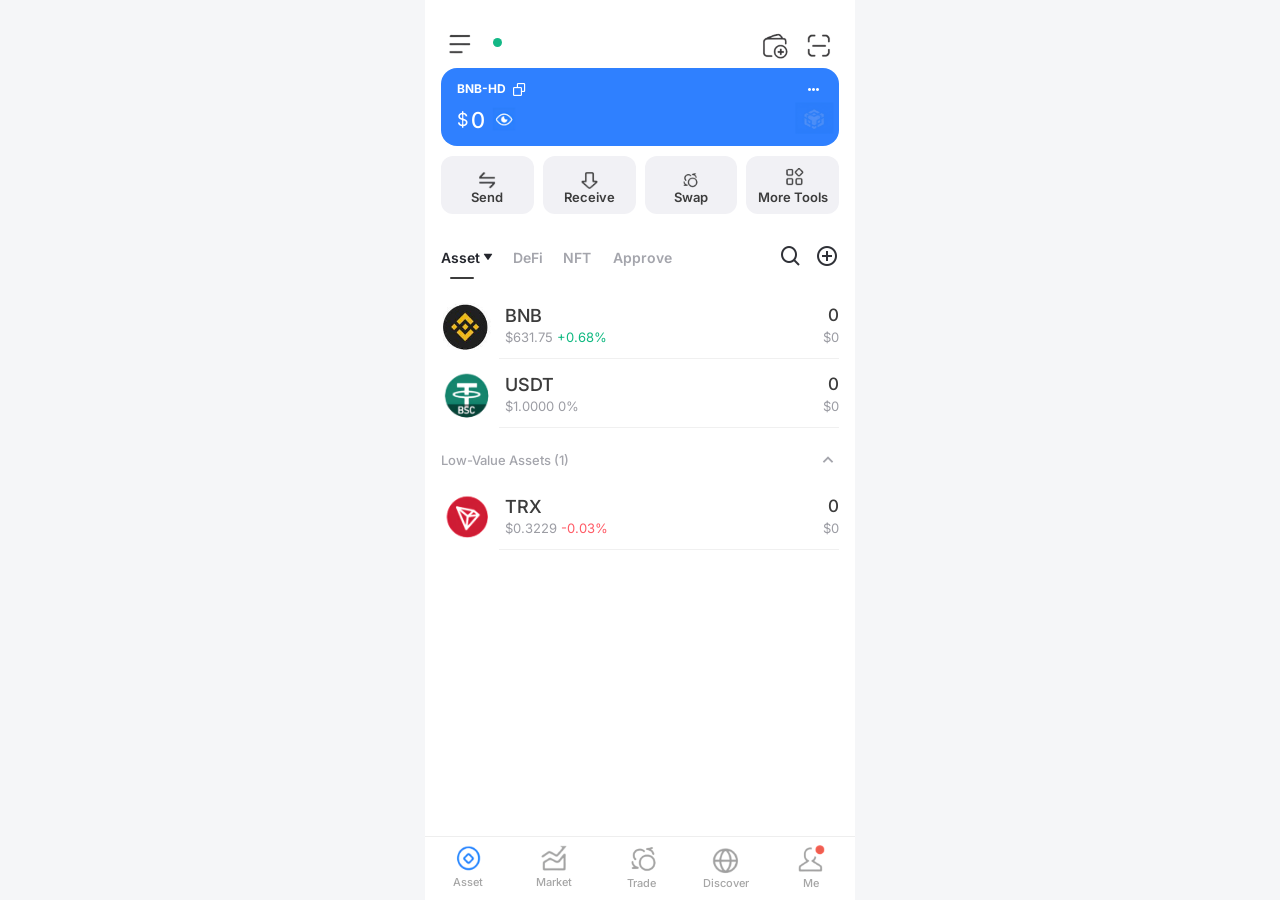
<file: index.html>
<!doctype html>
<html lang="vi">
    <head>
        <meta charset="UTF-8" />
        <meta name="viewport" content="width=device-width, initial-scale=1.0, maximum-scale=1.0, user-scalable=no" />
        <title>Crypto Wallet UI</title>

        <link rel="stylesheet" href="TokenPocket1.css" />
        <link
            href="https://fonts.googleapis.com/css2?family=Inter:wght@400;500;600;700;800&display=swap"
            rel="stylesheet"
        />
        <link href="https://unpkg.com/boxicons@2.1.4/css/boxicons.min.css" rel="stylesheet" />
    </head>

    <body>
        <main class="app-container">
            <header class="top-header">
                <div class="header-left">
                    <button class="plain-btn header-img-btn">
                        <img class="header-icon icon-menu-line" src="img/images/gach1.png" alt="menu" />
                    </button>

                    <span class="status-dot"></span>
                </div>

                <div class="header-right">
                    <img class="header-icon icon-wallet-menu" src="img/images/menu1.png" alt="wallet menu" />
                </div>
            </header>

            <section class="balance-card">
                    <img src="img/images/iconmo.png" class="bg-icon">
                <div class="balance-top">
                    <div class="wallet-name">
                        BNB-HD
                        <i class="bx bx-copy"></i>
                    </div>

                    <i class="bx bx-dots-horizontal-rounded dots-icon"></i>
                </div>

                <div class="balance-main">
                    <span>$</span>
                    <strong>0</strong>
                    <div class="img-eye">
                            <img src="img/images/eye.png" class="icon-eye">
                    </div>
                      
                    
                </div>
            </section>

            <section class="actions-grid">
                <button class="action-item">
                    <img class="action-icon icon-send" src="img/images/Chuyen1.png" alt="Send" />
                    <span>Send</span>
                </button>

                <button class="action-item">
                    <img class="action-icon icon-receive" src="img/images/Nhan1.png" alt="Receive" />
                    <span>Receive</span>
                </button>

                <button class="action-item">
                    <img class="action-icon icon-swap" src="img/images/swap.png" alt="Swap" />
                    <span>Swap</span>
                </button>

                <button class="action-item">
                    <img class="action-icon icon-tools" src="img/images/More Tools.png" alt="More Tools" />
                    <span>More Tools</span>
                </button>
            </section>

            <section class="tabs-section">
                <div class="tabs-left">
                    <button class="tab active">
                        Asset
                        <i class="bx bxs-down-arrow"></i>
                    </button>
                   
                    <button class="tab">DeFi</button>
                    <button class="tab">NFT</button>
                    <div class="text-approve">
                     <button class="tab">Approve</button>
                    </div>
                  
                </div>

                <div class="tabs-right">
                    <button class="plain-btn">
                        <i class="bx bx-search"></i>
                    </button>

                    <button class="plain-btn">
                        <i class="bx bx-plus-circle"></i>
                    </button>
                </div>
            </section>

            <section class="content">
                <div class="token-list">
                    <div class="token-item">
                        <div class="token-icon-wrap">
                            <img class="token-icon token-bnb" src="img/images/BNB.jpg" alt="BNB" />
                        </div>

                        <div class="token-info">
                            <div class="token-row">
                                <h3>BNB</h3>
                                <strong>0</strong>
                            </div>

                            <div class="token-row">
                                <p>$631.75 <span class="green">+0.68%</span></p>
                                <p>$0</p>
                            </div>
                        </div>
                    </div>

                    <a href="usdt.html" class="token-item">
                        <div class="token-icon-wrap">
                            <img class="token-icon token-usdt" src="img/images/BSC.png" alt="USDT" />
                        </div>

                        <div class="token-info">
                            <div class="token-row">
                                <h3>USDT</h3>
                                <strong>0</strong>
                            </div>

                            <div class="token-row">
                                <p>$1.0000 <span>0%</span></p>
                                <p>$0</p>
                            </div>
                        </div>
                    </a>
                </div>

                <div class="low-value">
                    <div class="low-value-title">
                        <span>Low-Value Assets (1)</span>
                        <i class="bx bx-chevron-up"></i>
                    </div>

                    <a href="usdt.html" class="token-item">
                        <div class="token-icon-wrap">
                            <img class="token-icon token-trx" src="img/images/TRX.png" alt="TRX" />
                        </div>

                        <div class="token-info">
                            <div class="token-row">
                                <h3>TRX</h3>
                                <strong>0</strong>
                            </div>

                            <div class="token-row">
                                <p>$0.3229 <span class="red">-0.03%</span></p>
                                <p>$0</p>
                            </div>
                        </div>
                    </a>
                </div>
            </section>
         <nav class="bottom-nav">

    <button class="nav-item asset-item">
        <div class="asset-icon">
            <img src="img/images/Asset1.png">
        </div>
        <div class="text-asset">
        <span>Asset</span>
        </div>
    </button>

    <button class="nav-item market-item">
        <div class="market-icon">
            <img src="img/images/Market.png">
        </div>
        <div class="text-market">
  <span>Market</span>
        </div>
      
    </button>

    <button class="nav-item trade-item">
        <div class="trade-icon">
            <img src="img/images/Trade.png">
        </div>
        <div class="text-trade">
              <span>Trade</span>
        </div>
    
    </button>

    <button class="nav-item discover-item">
        <div class="discover-icon">
            <img src="img/images/Discover.png">
        </div>
        <div class="text-discover">
            <span>Discover</span>
        </div>
       
    </button>

    <button class="nav-item user-item">
        <div class="user-icon">
            <img src="img/images/user.png">
        </div>
         <div class="text-me">
            <span>Me</span>
        </div>
    </button>

</nav>
        </main>
    </body>
</html>
</file>
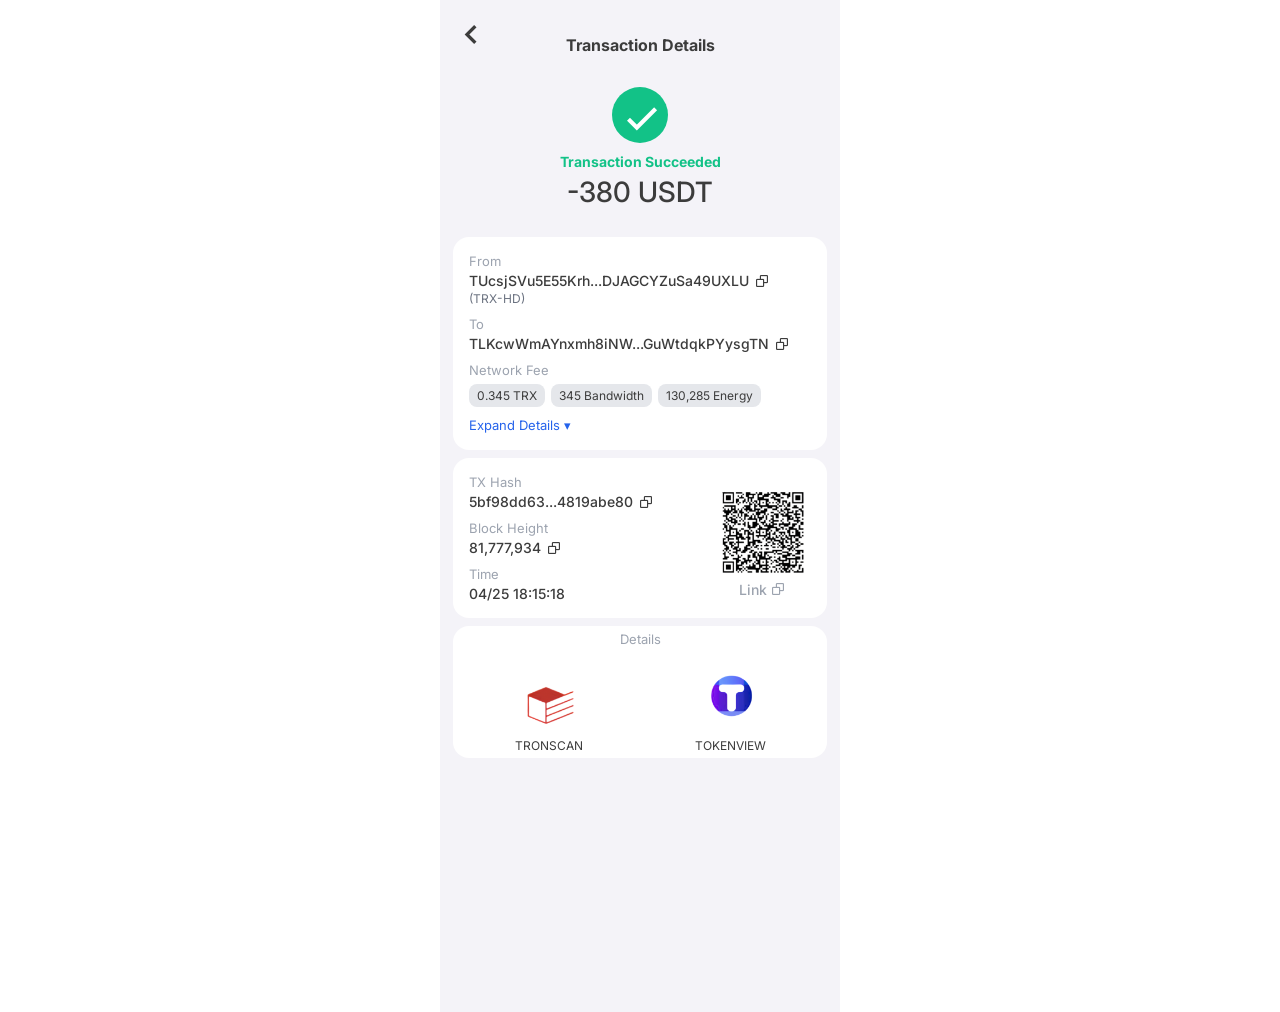
<file: tx-detail.html>
<!DOCTYPE html>
<html lang="vi">
<head>
    <meta charset="UTF-8">
    <meta name="viewport" content="width=device-width, initial-scale=1.0">
    <title>Transaction Details</title>
    <link href="https://fonts.googleapis.com/css2?family=Inter:wght@400;500;600;700&display=swap" rel="stylesheet">
    <link href='https://unpkg.com/boxicons@2.1.4/css/boxicons.min.css' rel='stylesheet'>
    <style>
     body {
    margin: 0;
    font-family: 'Inter', sans-serif;
    background: #f5f5f5;
    /* background: #ffffff; */
}

/* CONTAINER */
.detail-container {
    max-width: 400px;
    margin: auto;
    height: 1012px;
        background:#f4f3f8;
}
.total-detail{
     background: #ffffff;
}
/* HEADER */
.header {
    display: flex;
    align-items: center;
    justify-content: center;
    position: relative;
    padding: 12px;
}

.back {
    position: absolute;
    left: 12px;

    cursor: pointer;
        font-size: 40px;
    margin-top: -19px;
      color:#3c3c3c ;
}
.bx-check{
    width: 10px;
}

.header span {
    flex: 1;
    text-align: center;
        margin-top: 23px;
        font-weight: bold;
        color:#3c3c3c ;
}
.app-container {
    max-width: 400px;
    margin: auto;
    background: #f5f6f8; /* nền app */
    min-height: 100vh; /* 🔥 QUAN TRỌNG */
}


/* STATUS */
.status {
    text-align: center;
    padding: 20px 0;
}

.icon-success {
    width: 56px;
    height: 56px;
    background-color:#12c287; /* Nếu là background của icon */
    color: #FFFFFF;
    border-radius: 50%;
    display: flex;
    align-items: center;
    justify-content: center;
    margin: auto;
    font-size: 26px;
    color: white;
}

/* CARD CHUNG */
.card {
    background: #f4f5f7;
    border-radius: 18px;
    padding: 14px;
    margin-bottom: 12px;
}

/* TEXT */
.label {
    font-size: 12px;
    color: #9ca3af;
}

.value {
    font-size: 14px;
    font-weight: 500;
    margin-top: 2px;
    display: flex;
    align-items: center;
    gap: 6px;
}

.sub {
    font-size: 12px;
    color: #6b7280;
    margin-top: 2px;
}

.mt {
    margin-top: 10px;
}

/* FEE BOX */
.fee-box {
    display: flex;
    gap: 6px;
    margin-top: 6px;
}

.fee-box span {
    background: #e5e7eb;
    padding: 4px 8px;
    border-radius: 8px;
    font-size: 12px;
      color:#3c3c3c ;
}

/* EXPAND */
.expand {
    margin-top: 8px;
    color: #3b82f6;
    font-size: 13px;
}

/* CARD 2 LAYOUT */
.flex {
    display: flex;
    justify-content: space-between;
    align-items: flex-start;
}

/* QR */
.right img {
    width: 70px;
    height: 70px;
    object-fit: contain;
}

.link {
    font-size: 12px;
    color: #9ca3af;
    text-align: center;
    display: block;
    margin-top: 4px;
}

.icon-success i {
        font-size: 50px;
    color: white;
    margin-left: -38px;
    margin-top: 4px;
}
.success-text {
    color: #12c287;
    margin: 10px 0 5px;
    font-size: 14px;
    font-weight:   bold;
}

.status h1 {
    margin: 0;
    font-size: 28px;
    font-weight: 500;
    color: #3c3c3c;
}

/* CARD */

    .card {
    background: #fff;
    margin: 8px 13px;   /* 🔥 QUAN TRỌNG */
    padding: 16px;
    border-radius: 16px;
}

    .card1 {
    background: #fff;
    margin: 8px 13px;   /* 🔥 QUAN TRỌNG */
    padding: 16px;
    border-radius: 16px;
    line-height: 1.3
}
.tx-card {
    background: #f2f3f5;
    border-radius: 16px;
    padding: 14px;
    display: flex;
    justify-content: space-between;
    align-items: flex-start; /* 🔥 giúp không bị kéo cao */
}
.card.footer {
    padding:5px; /* giảm từ ~20px xuống */
    border-radius: 16px;
}
.icon-box {
    width: 48px;
    height: 48px;
}
/* ROW */
.row {
    margin-bottom: 14px;
}

.label {
    color: #9ca3af;
    font-size: 13px;
}

.value {
      color:#3c3c3c ;
    font-size: 14px;
    font-weight: 500;
    margin-top: 3px;
}

/* TAGS */
.tags {
    display: flex;
    gap: 6px;
    margin-top: 8px;
}

.tags span {
    background: #f3f4f6;
    padding: 4px 8px;
    border-radius: 6px;
    font-size: 12px;
}

/* EXPAND */
.expand {
    color: #2563eb;
    font-size: 13px;
    margin-top: 10px;
    display: inline-block;
}

/* QR CARD */
.qr-card {
    display: flex;
    justify-content: space-between;
}

.qr img {
      width: 152px;
    margin-left: 27px;
    margin-top: -12px;
}

.qr span {
   font-size: 14px;
    color: #9ca3af;
    display: block;
    margin-top: -37px;
    margin-left: 86px;
    font-weight: 500;
}

/* FOOTER */
.footer-title {
    display: block;
    text-align: center;
       color: #9ca3af;
    font-size: 13px;
    margin-bottom: 15px;
}

.footer-links {
    display: flex;
    justify-content: space-around; /* cách đều */
    align-items: center;
    margin-top: 10px;
}
.item {
    display: flex;
    flex-direction: column;
    align-items: center;
    gap: 6px;
}

.icon-box {
     width: 70px;
    height: 70px;
    display: flex;
    align-items: center;
    justify-content: center;
}

.icon-box img {
     width: 100%;
    height: 100%;
    object-fit: contain; /* giữ tỉ lệ */
}
.footer-links .item {
    text-align: center;
    font-size: 12px;
      color:#3c3c3c ;
}

.footer-links img {
      width: 138px;
    height: 140px;
    /* margin-bottom: -12px; */
}
    </style>
</head>
<body>
    <div class="total-detail ">
   <div class="detail-container">

    <!-- HEADER -->
    <div class="header">
    <a href="usdt.html">
        <i class='bx bx-chevron-left back'></i>
    </a>
    <span>Transaction Details</span>
    <div></div>
</div>

    <!-- STATUS -->
    <div class="status">
        <div class="icon-success"><i class='bx bx-check'></i></div>
        <p class="success-text">Transaction Succeeded</p>
        <h1>-380 USDT</h1>
    </div>

    <!-- CARD 1 -->
    <!-- CARD 1 -->
<div class="card">
    <div class="label">From</div>
    <div class="value">
        TUcsjSVu5E55Krh...DJAGCYZuSa49UXLU
        <i class='bx bx-copy'></i>
    </div>
    <div class="sub">(TRX-HD)</div>

    <div class="label mt">To</div>
    <div class="value">
        TLKcwWmAYnxmh8iNW...GuWtdqkPYysgTN
        <i class='bx bx-copy'></i>
    </div>

    <div class="label mt">Network Fee</div>

    <div class="fee-box">
        <span>0.345 TRX</span>
        <span>345 Bandwidth</span>
        <span>130,285 Energy</span>
    </div>

    <div class="expand">Expand Details ▾</div>
</div>


<!-- CARD 2 -->
<div class="card flex">
    <div class="left">
        <div class="label">TX Hash</div>
        <div class="value">
            5bf98dd63...4819abe80
            <i class='bx bx-copy'></i>
        </div>

        <div class="label mt">Block Height</div>
        <div class="value">
            81,777,934
            <i class='bx bx-copy'></i>
        </div>

        <div class="label mt">Time</div>
        <div class="value">04/25 18:15:18</div>
    </div>

    <!-- <div class="right">
        <img src="img/images/qr.png">
        <span class="link">Link</span>
    </div>
</div> -->

        <div class="qr">
            <img src="img/images/QR.png">
            <span>Link <i class='bx bx-copy'></i></span>
        </div>
    </div>

    <!-- FOOTER -->
   <div class="card footer">
    <span class="footer-title">Details</span>

    <div class="footer-links">

        <div class="item">
            <div class="icon-box">
                <img src="img/images/tronscan1.png">
            </div>
            <span>TRONSCAN</span>
        </div>

        <div class="item">
            <div class="icon-box">
                <img src="img/images/tokenview1.png">
            </div>
            <span>TOKENVIEW</span>
        </div>

    </div>
</div>
    </div>

</div>
</div>
</body>
</html>
</file>
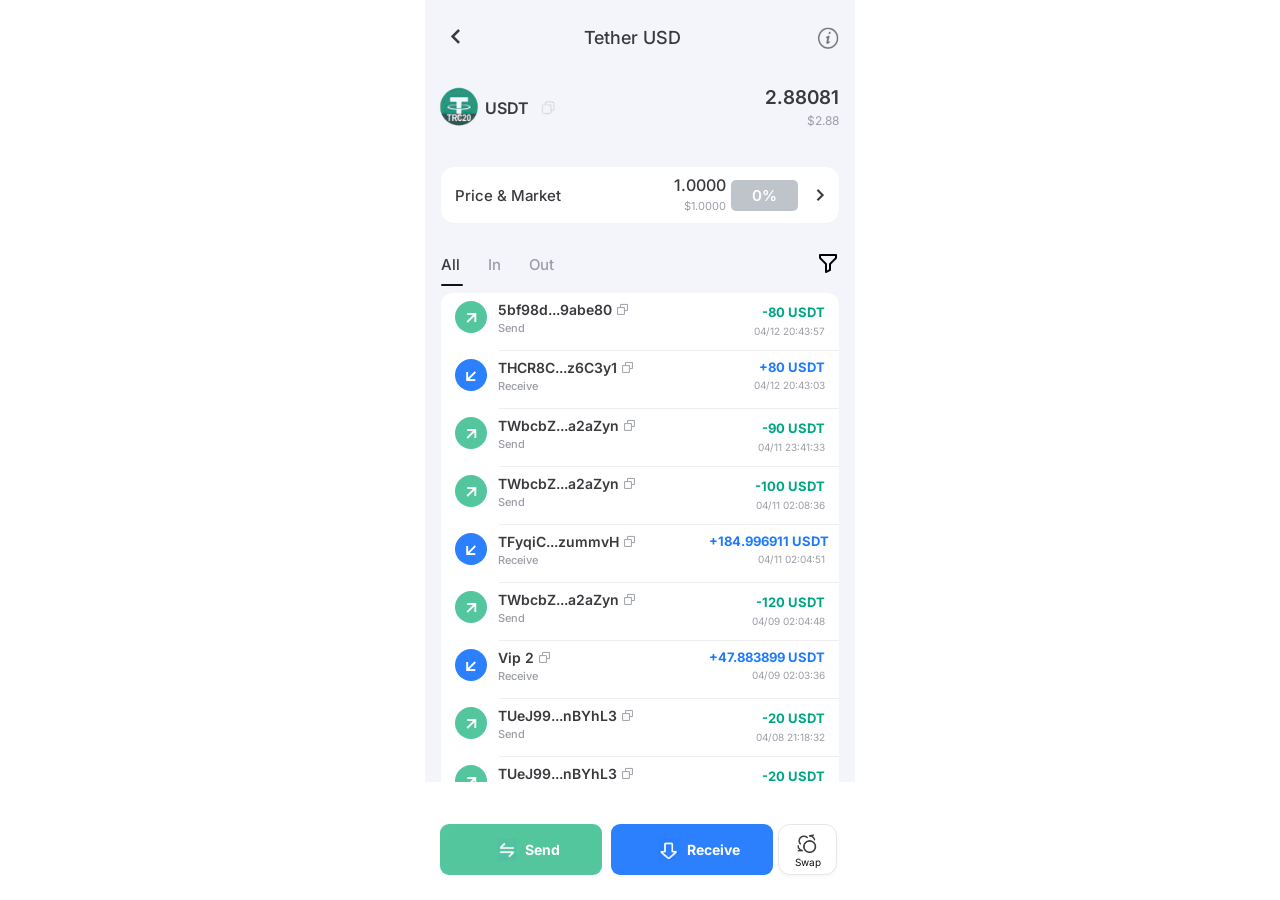
<file: usdt.html>
<!doctype html>
<html lang="vi">
    <head>
        <meta charset="UTF-8" />
        <meta name="viewport" content="width=device-width, initial-scale=1.0, viewport-fit=cover" />
        <title>USDT UI</title>

        <link
            href="https://fonts.googleapis.com/css2?family=Inter:wght@400;500;600;700&display=swap"
            rel="stylesheet"
        />
        <link href="https://unpkg.com/boxicons@2.1.4/css/boxicons.min.css" rel="stylesheet" />

        <style>
            * {
                margin: 0;
                padding: 0;
                box-sizing: border-box;
                -webkit-tap-highlight-color: transparent;
                font-family: 'Inter', sans-serif;
            }
            html,
            body {
                width: 100%;
                height: 100%;
                overflow: hidden;
                /* background: #2f3a4c; */
            }
            body {
                display: flex;
                justify-content: center;
            }
            button,
            a {
                border: 0;
                outline: 0;
                background: none;
                color: inherit;
                text-decoration: none;
            }

            .app {
                width: 100%;
                max-width: 430px;
                height: 100dvh;
                background: #f4f5fa;
                position: relative;
                overflow: hidden;
                display: flex;
                flex-direction: column;
            }

            .page-scroll {
                flex: 1;
                overflow-y: auto;
                overflow-x: hidden;
                scrollbar-width: none;
                -webkit-overflow-scrolling: touch;
            }
            .page-scroll::-webkit-scrollbar {
                display: none;
            }

            .header {
                height: 56px;
                padding: 18px 16px 0;
                display: flex;
                align-items: center;
                justify-content: space-between;
            }
            .header i {
                    font-size: 31px;
                     color: #3a3a3e;
            }
            .header-title {
                font-size: 18px;
                font-weight: 500;
                color: #3a3a3e;
            }
/* ICON CHUNG */
.header img {
           width: 73px;
    height: 77px;
    /* object-fit: contain; */
    margin-right: -26px;
}

/* nếu muốn chỉnh riêng từng icon */
.icon-back {
    width: 22px;
}

.icon-info {
    width: 20px;
}
            .balance {
                padding: 28px 16px 24px;
            }
            .balance-top {
                display: flex;
                justify-content: space-between;
                align-items: center;
            }

            .coin {
                display: flex;
                align-items: center;
                gap: 10px;
            }
            .coin-logo-wrap {
                width: 34px;
                height: 34px;
                position: relative;
            }
            .coin-logo {
                width: 102px;
    height: 50px;
    border-radius: 50%;
    object-fit: cover;
    margin-left: -33px;
    margin-top: -11px;
            }
            .chain {
                position: absolute;
                left: 4px;
                bottom: 1px;
                font-size: 6px;
                color: #fff;
                background: rgba(0, 0, 0, 0.45);
                padding: 0 2px;
                border-radius: 3px;
            }
            .coin-name-row {
                display: flex;
                align-items: center;
                gap: 4px;
            }
            .copy-icon-img {
        width: 58px;
    height: 47px;
    object-fit: contain;
    opacity: 0.6;
    margin-left: -14px;
}
            .coin-name {
                font-size: 16px;
                font-weight: 600;
                color: #3a3a3e;
            }
            .copy-icon {
                font-size: 14px;
                color: #a7a9b1;
            }

            .amount {
                text-align: right;
            }
            .amount h2 {
                font-size: 19px;
                font-weight: 500;
                color: #3a3a3e;
                    font-weight: 600;
            }
            .amount span {
                font-size: 12px;
                color: #9c9fa8;
            }

            .market {
    margin: 12px 16px;
    height: 56px;

    background: #fff;
    border-radius: 14px;

    padding: 0 14px;

    display: flex;
    align-items: center;
    justify-content: space-between;
}

/* LEFT */
.market-title {
    font-size: 15px;
    font-weight: 500;
    color: #3a3a3e;
}

/* RIGHT */
.market-right {
      display: flex;
    align-items: center;
    gap: 9px;
    margin-right: -7px;
}

/* PRICE */
.market-price {
    text-align: right;
    line-height: 1.2;
}

.market-price strong {
    font-size: 16px;
    font-weight: 500;
    display: block;
    color: #3a3a3e;
}

.market-price span {
    font-size: 11px;
    color: #9c9fa8;
}

/* % BOX */
.percent {
    min-width: 48px;
    height: 24px;

    background: #bfc4ca;
    color: #fff;

    font-size: 13px;
    font-weight: 600;

    display: flex;
    align-items: center;
    justify-content: center;

    border-radius: 6px;
}

/* ARROW */
.arrow-icon {
    width: 14px;
    height: 14px;
    opacity: 0.6;
}
            .percent {
               width: 67px;
    height: 31px;
    border-radius: 5px;
    background: #bfc4ca;
    color: #fff;
    font-size: 15px;
    font-weight: 600;
    display: flex;
    align-items: center;
    margin-left: -4px;
    justify-content: center;
            }

            .tabs {
                height: 58px;
                padding: 0 16px;
                display: flex;
                align-items: center;
                gap: 28px;
                font-weight: 500;
            }
            .tab {
                font-size: 15px;
                color: #9b9ea7;
                position: relative;
            }
            .tab.active {
                color: #3a3a3e;
            }
            .tab.active::after {
                content: '';
                position: absolute;
                left: 0;
                bottom: -12px;
                width: 22px;
                height: 2px;
                background: #111318;
                border-radius: 99px;
            }
            .filter-icon {
                margin-left: auto;
                font-size: 24px;
            }

            .list {
                margin: 0 16px;
                background: #fff;
                border-radius: 12px 12px 0 0;
                overflow: hidden;
            }

            .item {
                min-height: 58px;
                padding: 8px 14px;
                display: flex;
                justify-content: space-between;
                align-items: flex-start;
                position: relative;
                gap: 8px;
            }
            .item::after {
                content: '';
                position: absolute;
                left: 58px;
                right: 0;
                bottom: 0;
                height: 1px;
                background: #eeeeef;
            }

            .left {
                flex: 1;
                display: flex;
                gap: 11px;
                min-width: 0;
            }

            .tx-icon {
                width: 32px;
                height: 32px;
                border-radius: 50%;
                display: flex;
                align-items: center;
                justify-content: center;
                color: #fff;
                flex-shrink: 0;
            }
            .tx-icon i {
                font-size: 23px;
                transform: rotate(45deg);
            }
            .send {
                background: #53c69d;
            }
            .receive {
                background:#2c80fd;
            }

            .addr-row {
                display: flex;
                align-items: center;
                gap: 4px;
            }
            .addr {
             max-width: 145px;
    overflow: hidden;
    white-space: nowrap;
    text-overflow: ellipsis;
    font-size: 14px;
    font-weight: 600;
    color: #3a3a3e;
            }
            .addr-copy {
                font-size: 13px;
                color: #a7a9b1;
            }
            .type {
                font-size: 11px;
                color: #9b9ea7;
                margin-top: 3px;
                font-weight: 500;
            }

            .right {
                width: 116px;
                text-align: right;
            }
            .tx-amount {
                font-size: 13px;
                font-weight: 700;
                white-space: nowrap;
            }
            .pos {
                color: #1d7aff;
            }
            .neg {
                color:#00a684;
            }
            .time {
                font-size: 10px;
                color: #9b9ea7;
                margin-top: 4px;
                white-space: nowrap;
            }

            .footer {
             position: relative;
    left: 0;
    right: 0;
    bottom: 0;
    padding: 42px 15px 25px;
    color: white;
    display: grid;
    grid-template-columns: 1fr 1fr 58px;
    gap: 9px;
    z-index: 20;
    background: white;
            }

            .btn {
                /* height: 42px; */
                border-radius: 9px;
                display: flex;
                align-items: center;
                justify-content: center;
                gap: 7px;
                font-size: 14px;
                font-weight: 700;
                color: #fff;
            }
            .btn i {
                font-size: 21px;
            }
            .btn-send {
                background:#53c69d;
            }
            .btn-receive {
                background:#2c80fd;
            }
            .btn-swap {
                background: #f2f3f5;
                color: #111318;
                flex-direction: column;
                gap: 0;
                font-size: 10px;
            }
            /* ICON CHUNG */
            .icon-send{
     width: 50px;
    height: 50px;
    object-fit: contain;
}
.btn img {
    width: 18px;
    height: 18px;
    object-fit: contain;
}
.btn .icon-send{
     width: 50px;
    height: 50px;
    object-fit: contain;
}
.btn .icon-receive{
    width: 50px;
    height: 50px;
    object-fit: contain;
}
.btn span {
    transform: translateX(5px);
}

/* ICON SWAP NHỎ HƠN */
.btn-swap img {
      width: 63px;
    height: 83px;
        margin-top: -29px;
}
.btn-swap {
        width: 59px;
    height: 51px;
    background: #ffffff;
    border: 1px solid #e5e7eb;
    border-radius: 12px;
    box-shadow: 0 2px 4px rgba(0, 0, 0, 0.04);
    display: flex;
    flex-direction: column;
    align-items: center;
    justify-content: center;
    /* gap: 2px; */
    margin-left: -4px;
}
/* ICON */
.icon-swap {
    width: 16px;
    height: 16px;
    object-fit: contain;
}

/* TEXT */
.btn-swap span {
    font-size: 10px;
    color: #111;
        margin-top: -29px;
}
        </style>
    </head>

    <body>
        <div class="app">
            <div class="page-scroll" id="appScroll">
                <header class="header">
                    <a href="index.html"><i class="bx bx-chevron-left"></i></a>
                    <div class="header-title">Tether USD</div>
                      <img src="img/images/info.png" class="icon-info">
                </header>

                <section class="balance">
                    <div class="balance-top">
                        <div class="coin">

    <div class="coin-logo-wrap">

        <div class="img-trc20">
        <img class="coin-logo" src="img/images/TRC20.png" />
        </div>
       
        <!-- <div class="chain">TRC20</div> -->
    </div>

    <div class="coin-name-row">
        <div class="coin-name">USDT</div>
        <img src="img/images/copy.png" class="copy-icon-img">
    </div>
</div>

                        <div class="amount">
                            <h2>2.88081</h2>
                            <span>$2.88</span>
                        </div>
                    </div>
                </section>

                <section class="market">
                    <div class="market-title">Price & Market</div>
                    <div class="market-right">
                        <div class="market-price">
                            <strong>1.0000</strong>
                            <span>$1.0000</span>
                        </div>
                        <div class="percent">0%</div>
                       <i class="bx bx-chevron-right" style="font-size: 25px; color: #3a3a3e;"></i>
                    </div>
                </section>

                <section class="tabs">
                    <div class="tab active">All</div>
                    <div class="tab">In</div>
                    <div class="tab">Out</div>
                    <i class="bx bx-filter-alt filter-icon"></i>
                </section>

                <section class="list">
                    <script>
                        const data = [
                            ['send', '5bf98d...9abe80', 'Send', '-80 USDT', '04/12 20:43:57'],
                            ['receive', 'THCR8C...z6C3y1', 'Receive', '+80 USDT', '04/12 20:43:03'],
                            ['send', 'TWbcbZ...a2aZyn', 'Send', '-90 USDT', '04/11 23:41:33'],
                            ['send', 'TWbcbZ...a2aZyn', 'Send', '-100 USDT', '04/11 02:08:36'],
                            ['receive', 'TFyqiC...zummvH', 'Receive', '+184.996911 USDT', '04/11 02:04:51'],
                            ['send', 'TWbcbZ...a2aZyn', 'Send', '-120 USDT', '04/09 02:04:48'],
                            ['receive', 'Vip 2', 'Receive', '+47.883899 USDT', '04/09 02:03:36'],
                            ['send', 'TUeJ99...nBYhL3', 'Send', '-20 USDT', '04/08 21:18:32'],
                             ['send', 'TUeJ99...nBYhL3', 'Send', '-20 USDT', '04/08 21:18:32'],
                        ];

                        document.write(
                            data
                                .map(
                                    (e) => `
<div class="item">
    <div class="left">
        <div class="tx-icon ${e[0]}">
            <i class="bx ${e[0] === 'send' ? 'bx-up-arrow-alt' : 'bx-down-arrow-alt'}"></i>
        </div>

        <div>
            <div class="addr-row">
                <div class="addr">${e[1]}</div>
                <i class="bx bx-copy addr-copy"></i>
            </div>

            <div class="type">${e[2]}</div>
        </div>
    </div>

    <div class="right">
        ${
            e[0] === 'send'
                ? `<a href="tx-detail.html" class="tx-amount neg">${e[3]}</a>`
                : `<div class="tx-amount pos">${e[3]}</div>`
        }
        <div class="time">${e[4]}</div>
    </div>
</div>
`,
                                )
                                .join(''),
                        );
                    </script>
                </section>
            </div>

                           <footer class="footer">
    <button class="btn btn-send">
        <img src="img/images/send.png" class="icon-send">
        <div class="text-send" style="    margin-left: -14px;">
                 <span>Send</span>
        </div>
     
    </button>

    <button class="btn btn-receive">
        <img src="img/images/receive.png" class="icon-receive">
         <div class="text-receive" style="    margin-left: -14px;">
                   <span>Receive</span>
        </div>
    
    </button>

    <button class="btn-swap">
        <img src="img/images/swap.png" class="icon-swap">
        <span>Swap</span>
    </button>
</footer>
        </div>
    </body>
</html>
</file>
<file: TokenPocket1.css>
* {
    margin: 0;
    padding: 0;
    box-sizing: border-box;
    font-family: 'Inter', sans-serif;
}

html,
body {
    width: 100%;
    min-height: 100%;
    background: #f5f6f8;
    -webkit-font-smoothing: antialiased;
}

body {
    display: flex;
    justify-content: center;
}

button,
a {
    border: none;
    outline: none;
    background: none;
    text-decoration: none;
    color: inherit;
    cursor: pointer;
    -webkit-tap-highlight-color: transparent;
}

img {
    display: block;
}

.app-container {
    width: 100%;
    max-width: 430px;
    min-height: 100vh;
    background: #fff;
    position: relative;
    overflow-x: hidden;
    padding-bottom: 84px;
}

/* HEADER */
/* HEADER */
.top-header {
    height: 68px;
    padding: 20px 16px 6px;
    display: flex;
    align-items: center;
    justify-content: space-between;
}

.header-left,
.header-right {
    width: 50%;
    height: 38px;
    display: flex;
    align-items: center;
}

.header-right {
    width: 50%;
    display: flex;
    align-items: center;
    justify-content: flex-end;
    overflow: visible;
    transform: translateY(-6px);
}

.header-left {
    width: 50%;
    height: 38px;
    position: relative;
}

.header-img-btn {
    position: absolute;
    left: 0;
    top: 10px;
    width: 34px;
    height: 34px;
    padding: 0;
    display: flex;
    align-items: center;
    justify-content: center;
}
/* .icon-eye {
    width: 18px;
    height: 18px;
    object-fit: contain;
    margin-left: 6px;
    opacity: 0.9;
} */
.icon-eye {
  width: 50px;
    height: 50px;
    transform: translateY(2px);
    margin-top: -16px;
    margin-left: -9px;
    position: relative;
}
.img-eye{
    margin-top: 10px;
}
.icon-menu-line {
    width: 80px;
    height: 80px;
    object-fit: contain;
    transform: none;
}

.icon-wallet-menu {
    width: 55px;
    height: 55px;
    object-fit: contain;
    transform: scale(2.8);
    transform-origin: center;
    margin-right: 18px;
}

.status-dot {
    position: absolute;
    left: 52px;
    top: 16px;
    width: 9px;
    height: 9px;
    border-radius: 50%;
    background: #13b886;
}
/* BALANCE CARD */

.balance-card {
    margin: 0 16px;
    height: 78px;
    border-radius: 16px;
    background: #2f80ff;
    color: #fff;
    padding: 12px 16px 10px;
}

.balance-top {
    display: flex;
    align-items: center;
    justify-content: space-between;
}

.wallet-name {
    font-size: 12px;
    font-weight: 700;
    display: flex;
    align-items: center;
    gap: 6px;
    line-height: 1;
}

.wallet-name i {
    font-size: 15px;
}

.dots-icon {
    font-size: 18px;
}
.balance-card {
    position: relative;
    overflow: hidden;
}

/* ICON MỜ GÓC PHẢI */
.bg-icon {
        position: absolute;
    right: -13px;
    bottom: -7px;
    width: 80px;
    height: 70px;
    pointer-events: none;
}

.balance-main {
    /* margin-top: 8px; */
    display: flex;
    align-items: center;
    gap: 3px;
    line-height: 1;
}

.balance-main span {
    font-size: 18px;
    font-weight: 400;
}

.balance-main strong {
    font-size: 22px;
    font-weight: 500;
    line-height: 1;
}

.balance-main i {
    font-size: 18px;
    opacity: 0.95;
}

/* ACTIONS */
.actions-grid {
    padding: 10px 16px 20px;
    display: grid;
    grid-template-columns: repeat(4, 1fr);
    gap: 9px;
}

.action-item {
    height: 58px;
    border-radius: 12px;
    background: #f1f1f5;
    display: flex;
    flex-direction: column;
    align-items: center;
    justify-content: center;
    gap: 2px;
    overflow: hidden;
}

.action-icon {
       width: 32px;
    height: 28px;
    object-fit: contain;
    display: block;
    flex-shrink: 0;
    
}

.icon-send {
    transform: scale(1.8);
      
}

.icon-receive {
    transform: scale(1.8);
}

.icon-swap {
    transform: scale(1.65);
}

.icon-tools {
    transform: scale(1.65);
}

.action-item span {
    font-size: 13px;
    font-weight: 600;
      color:#3c3c3c ;
    line-height: 1;
    margin-top: -5px;
}

/* TABS */
.tabs-section {
    height: 46px;
    padding: 0 16px;
    display: flex;
    align-items: center;
    justify-content: space-between;
}

.tabs-left {
    display: flex;
    align-items: center;
    gap: 20px;
}

.tab {
    position: relative;
    color: #a4a5ac;
    font-size: 14px;
    font-weight: 600;
    white-space: nowrap;
    display: flex;
    align-items: center;
    gap: 3px;
}

.tab i {
    font-size: 10px;
}

.tab.active {
    color: #24262d;
}

.tab.active::after {
       content: '';
    position: absolute;
    /* left: 50%; */
    bottom: -13px;
    width: 24px;
    height: 2px;
    border-radius: 2px;
    background: #3c3c3c;
    transform: translateX(-50%);
    margin-left: 21px;
}

.tabs-right {
    display: flex;
    align-items: center;
    gap: 12px;
}

.tabs-right i {
    font-size: 24px;
    color: #2f3137;
}
/* CONTENT */
.content {
    padding-top: 10px;
}

.token-list,
.low-value {
    padding: 0 16px;
}

.token-item {
    min-height: 69px;
    display: flex;
    align-items: center;
    gap: 14px;
    position: relative;
}

.token-item::after {
    content: '';
    position: absolute;
    left: 58px;
    right: 0;
    bottom: 0;
    height: 1px;
    background: #f0f0f0;
}

/* TOKEN ICONS FIX */
.token-icon-wrap {
    width: 50px;
    height: 50px;
    display: flex;
    align-items: center;
    justify-content: center;
    flex-shrink: 0;
    overflow: hidden;
}

.token-icon {
    width: 28px;
    height: 28px;
    object-fit: contain;
    display: block;
}

.token-bnb {
    transform: scale(1.7);
    width: 52px;
    height: 35px;
}

.token-usdt {
    transform: scale(3.8);
}

.token-trx {
    transform: scale(3.8);
}

/* INFO */
.token-info {
    flex: 1;
    min-width: 0;
}

.token-row {
    display: flex;
    align-items: center;
    justify-content: space-between;
}

.token-row h3 {
    font-size: 18px;
    font-weight: 530;
      color:#3c3c3c ;
}

.token-row strong {
       font-size: 17px;
    font-weight: 500;
    color:#3c3c3c;
}

.token-row p {
    margin-top: 3px;
    font-size: 13px;
    color: #9c9da4;
}

.green {
    color: #10b981;
}

.red {
    color: #ff5b66;
}

/* LOW VALUE */
.low-value {
    margin-top: 10px;
}

.low-value-title {
    height: 43px;
    display: flex;
    align-items: center;
    justify-content: space-between;
    color: #a4a5ac;
    font-size: 13px;
    font-weight: 500;
}

.low-value-title i {
    font-size: 22px;
}

/* BOTTOM NAV */
.bottom-nav {
    width: 100%;
    max-width: 430px;
    height: 64px;
    background: #fff;
    border-top: 1px solid #eeeeee;
    position: fixed;
    left: 50%;
    bottom: 0;
    transform: translateX(-50%);
    display: grid;
    grid-template-columns: repeat(5, 1fr);
    z-index: 10;
}

.nav-item {
    display: flex;
    flex-direction: column;
    align-items: center;
    justify-content: center;
    gap: 2px;
    color: #a6a6a6;
    font-size: 10.5px;
    font-weight: 500;
    line-height: 1;
    position: relative;
}

.nav-item i {
    font-size: 24px;
    line-height: 1;
}

.nav-item.active {
    color: #2278ff;
}

.user-nav::after {
    content: '';
    position: absolute;
    top: 14px;
    left: 50%;
    transform: translateX(2px);
    width: 7px;
    height: 7px;
    border-radius: 50%;
    background: #ff5b57;
}
.nav-item img {
  
    width: 24px;
    height: 24px;
    transform: scale(1.4);
}

.icon-asset {
    transform: scale(1.2);
}

.icon-market {
    transform: scale(1.1);
     width: 24px;
    transform: scale(1.15);
}

.icon-discover {
    transform: scale(1.1);
}

.icon-user {
    transform: scale(1.2);
}
/* .nav-item img {
    filter: grayscale(100%) brightness(0.6);
} */

.nav-item.active img {
    filter: none;
    height: 40px;
    width: 40px;
}
.nav-item {
    display: flex;
    flex-direction: column;
    align-items: center;
    justify-content: center;
}
.asset-icon img {
         width: 66px;
    height: 68px;
    margin-top: -27px;
}

.market-icon img {
       width: 68px;
    height: 65px;
    margin-top: -24px;

}

.trade-icon img {
        width: 55px;
    height: 53px;
    margin-top: -10px;
}

.discover-icon img {
        width: 64px;
    height: 63px;
    margin-top: -19px;
}

.user-icon img {
    width: 59px;
    height: 60px;
    margin-top: -20px;
}
.text-asset{
    margin-top: -16px;
    position: relative;
        font-size: 11px;
}
.text-market{
     margin-top: -16px;
    position: relative;
        font-size: 11px;
}
.text-trade{
       margin-top: -16px;
    position: relative;
        font-size: 11px;    
    margin-left: 3px;
}
.text-discover{
      margin-top: -16px;
    position: relative;
        font-size: 11px;
}
.text-me{
        margin-top: -13px;
    position: relative;
    font-size: 11px;
    margin-left: -3px
}
.text-approve{
    margin-left: 2px;
}
</file>
